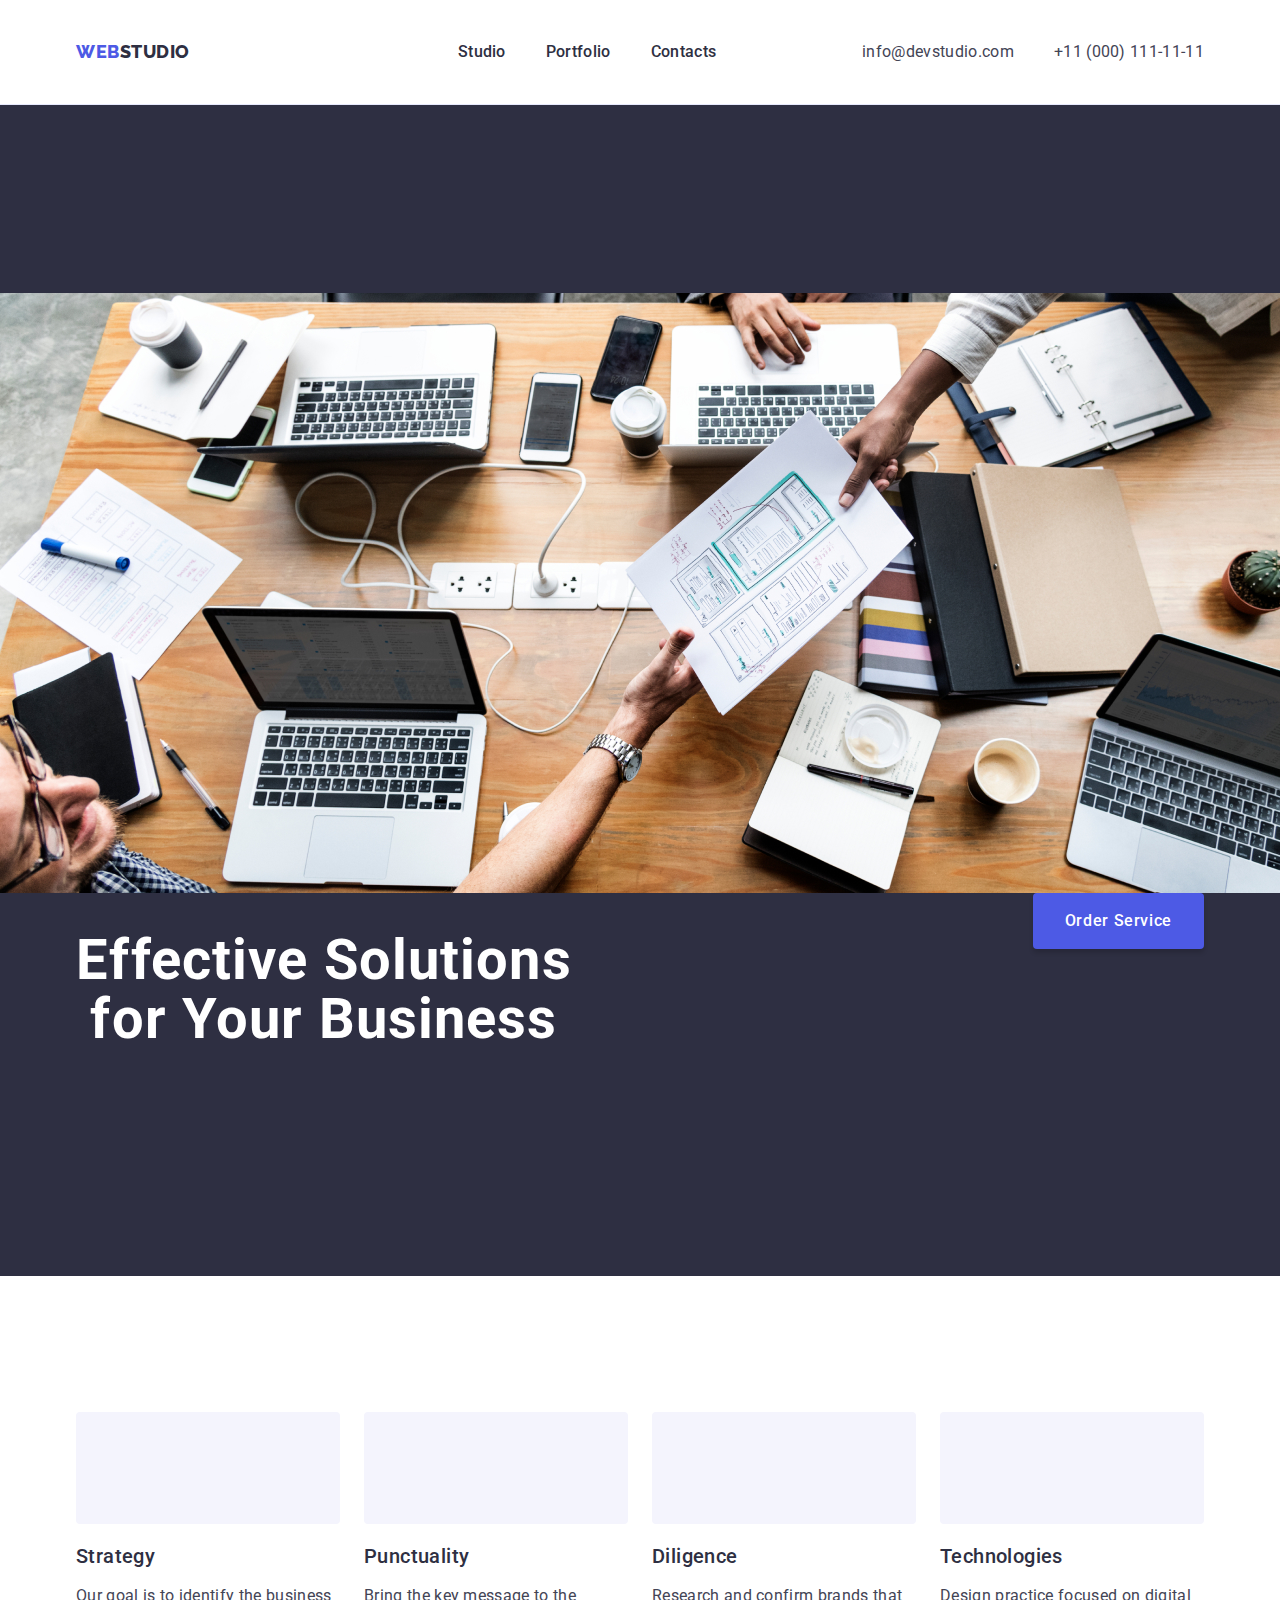
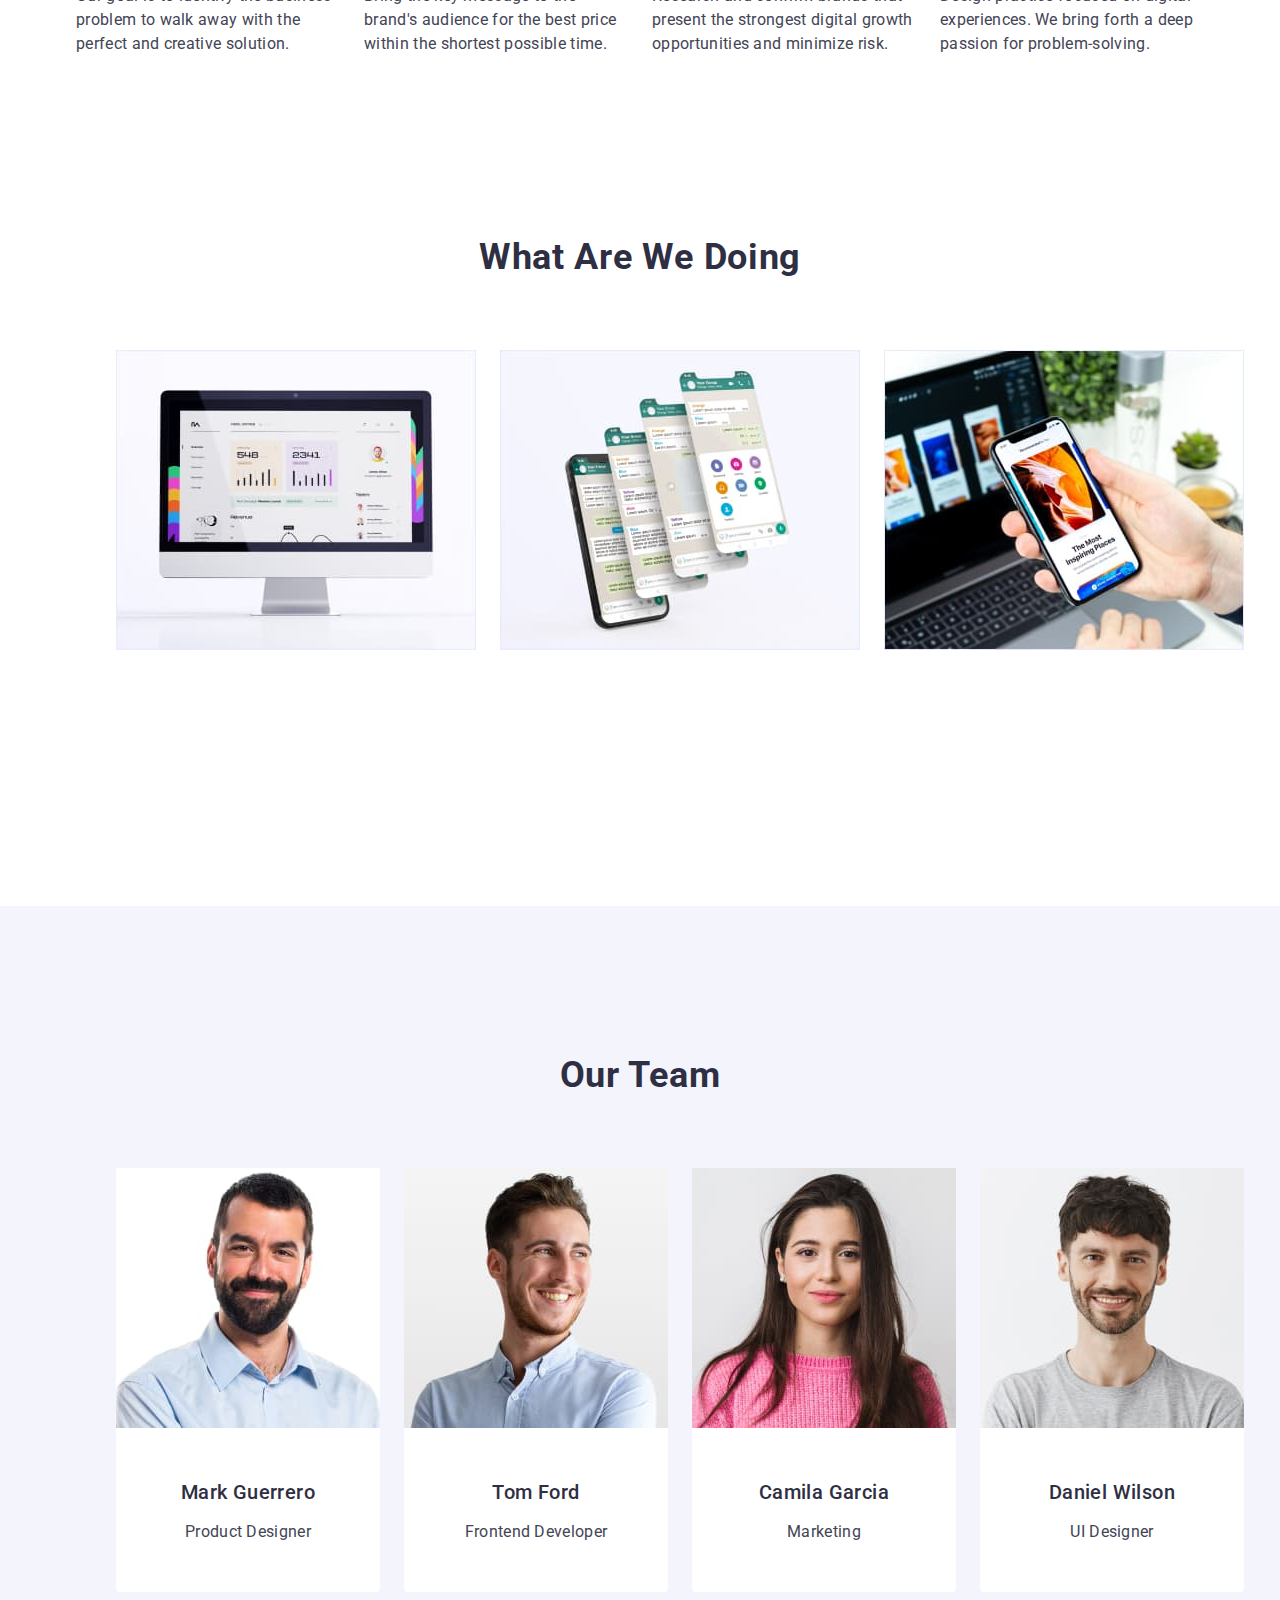
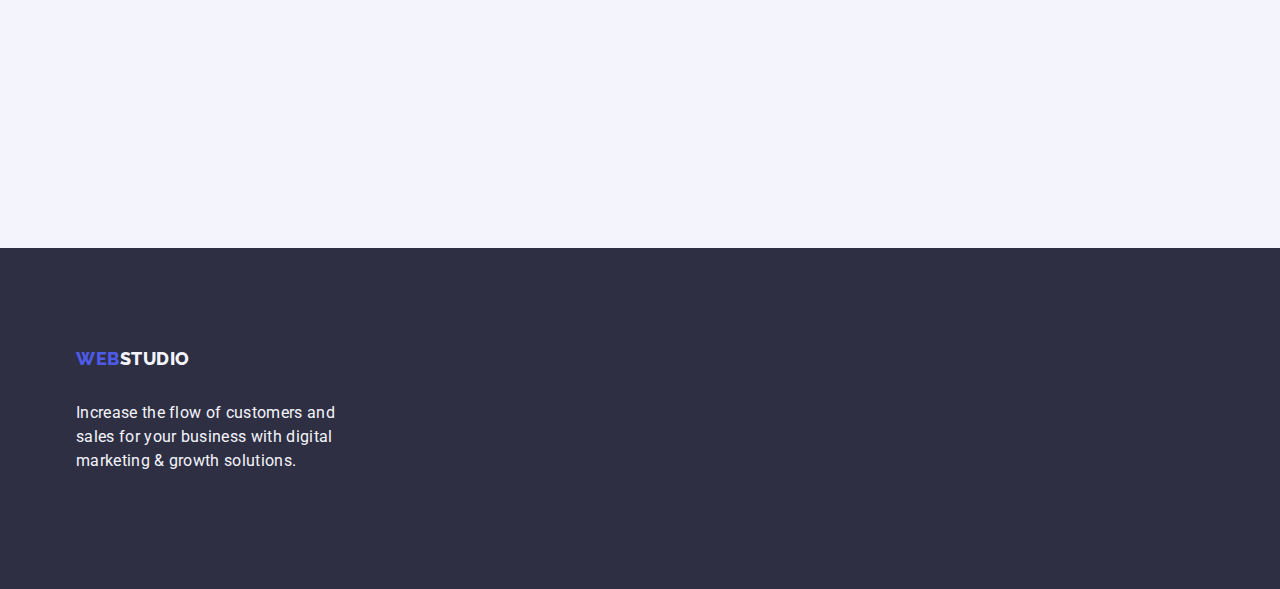
<file: index.html>
<!DOCTYPE html>
<html lang="en">
<head>
    <meta charset="UTF-8">
    <meta name="viewport" content="width=device-width, initial-scale=1.0">
    <title>Homework 2</title>

    <link
    rel="stylesheet"
    href="https://cdnjs.cloudflare.com/ajax/libs/modern-normalize/1.0.0/modern-normalize.min.css"/>

    <link rel="stylesheet" href="./css/styles.css"/>
    <link rel="preconnect" href="https://fonts.googleapis.com">
    <link rel="preconnect" href="https://fonts.gstatic.com" crossorigin>
    <link href="https://fonts.googleapis.com/css2?family=Raleway:wght@800&family=Roboto:wght@400;500;700&display=swap" rel="stylesheet">
</head>

<body>
    <header class="header">
        <div class="displayflex container">
        
            <nav class="navheader">
                <a href="./index.html" class="webstudio link">Web<span class="studiocolor">Studio</span></a>
            
                <!--Menu Area-->             
                <ul class="list navulheader">
                    <li class="navulheader-item"><a class="headerstudio link" href="./index.html">Studio</a></li>
                    <li class="navulheader-item"><a class="headerstudio link" href="./portfolio.html">Portfolio</a></li>
                    <li class="navulheader-item"><a class="headerstudio link" href="">Contacts</a></li>
                </ul> 
            </nav>
                <address class="adstyle">
                <ul class="list navulheader">
                    <li class="navulheader-item"><a class="concolor link" href="mailto:info@devstudio.com">info@devstudio.com</a></li>
                    <li class="navulheader-item"><a class="concolor link" href="tel:+110001111111">+11 (000) 111-11-11</a></li>
                </ul>
                </address>
            
        </div>
    </header>

    <main>
        <!--Section 1-->
        <section class="hero">
            <img src="./images/heroimage.jpg" alt="" max-width="1440px"/>
            <div class="displayflex container">
                <h1 class="hone">Effective Solutions for Your Business</h1>
                <button class="herobutton">Order Service</button>
            </div>
        </section>
        <!--Section 2-->
        <section class="sectionone">
            <div class="container displayflex">
                <h2 class="visually-hidden">Advantages Section</h2>
                <ul class="list sectwo">
                <li class="item">
                    <div class="icon">
                        <svg width="64" height="64">
                        <use href="./images/icon.svg#icon-antenna-1">
                        </use>
                        </svg>
                    </div>
                    <h3 class="headersectwo">Strategy</h3>
                    <p class="parsectwo">Our goal is to identify the business problem to walk away with the perfect and creative solution. 
                    </p>
                </li>
                <li class="item">
                    <div class="icon">
                        
                    </div>
                    <h3 class="headersectwo">Punctuality</h3>
                    <p class="parsectwo">Bring the key message to the brand's audience for the best price within the shortest possible time.
                    </p>
                </li>
                <li class="item">
                    <div class="icon">
                        
                    </div>
                    <h3 class="headersectwo">Diligence</h3>
                    <p class="parsectwo">Research and confirm brands that present the strongest digital growth opportunities and minimize risk.
                    </p>
                </li>
                <li class="item">
                    <div class="icon">
                       
                    </div>
                    <h3 class="headersectwo">Technologies</h3>
                    <p class="parsectwo">Design practice focused on digital experiences. We bring forth a deep passion for problem-solving.
                    </p>
                </li>
            </ul>
            </div>
        </section>
        <!--Section 3-->
        <section class="secthree">
            <div class="container">
            <h2 class="thirdsecheader">What are we doing</h2>
            <ul class="list secthree">
                <li class="secthree-item">
                    <img src="./images/rimg1.jpg" alt="Campaign Summary" width="360"/>
                </li>
                <li class="secthree-item">
                    <img src="./images/rimg2.jpg" alt="Applications" width="360"/>
                </li>
                <li class="secthree-item">
                    <img src="./images/rimg3.jpg" alt="User Interface" width="360"/>
                </li>
            </ul>
            </div>
        </section>
        <!--Section 4-->
        <section class="fourthsection">
            <div class="container">
            <h2 class="thirdsecheader">Our Team</h2>
            <ul class="list secthree"> 
                <li class="fourthlist">
                    <img src="./images/rface1.jpg" alt="pd" width="264"/>
                    <div class="secfourlistdiv">
                    <h3 class="headersectwo secfourlisthead">Mark Guerrero</h3>
                    <p class="parsectwo secfourpar">Product Designer</p>
                    </div>
                </li>
                <li class="fourthlist">
                    <img src="./images/rface2.jpg" alt="fd" width="264"/>
                    <div class="secfourlistdiv">
                    <h3 class="headersectwo secfourlisthead">Tom Ford</h3>
                    <p class="parsectwo secfourpar">Frontend Developer</p>
                    </div>
                </li>
                <li class="fourthlist">
                    <img src="./images/rface3.jpg" alt="m" width="264"/>
                    <div class="secfourlistdiv">
                    <h3 class="headersectwo secfourlisthead">Camila Garcia</h3>
                    <p class="parsectwo secfourpar">Marketing</p>
                    </div>
                </li>
                <li class="fourthlist">
                    <img src="./images/rface4.jpg" alt="ud" width="264"/>
                    <div class="secfourlistdiv">
                    <h3 class="headersectwo secfourlisthead">Daniel Wilson</h3>
                    <p class="parsectwo secfourpar">UI Designer</p>
                    </div>
                </li>
            </ul>
            </div>
        </section>
    </main>
    <footer class="footerbackg">
        <div class="container">
        <a href="./index.html" class="webstudio link-item">Web<span class="studiocolorb">Studio</span></a>
        <p class="pfooter">Increase the flow of customers and sales for your business with digital marketing & growth solutions.
        </p>
        </div>
    </footer>
</body>

</html>
</file>
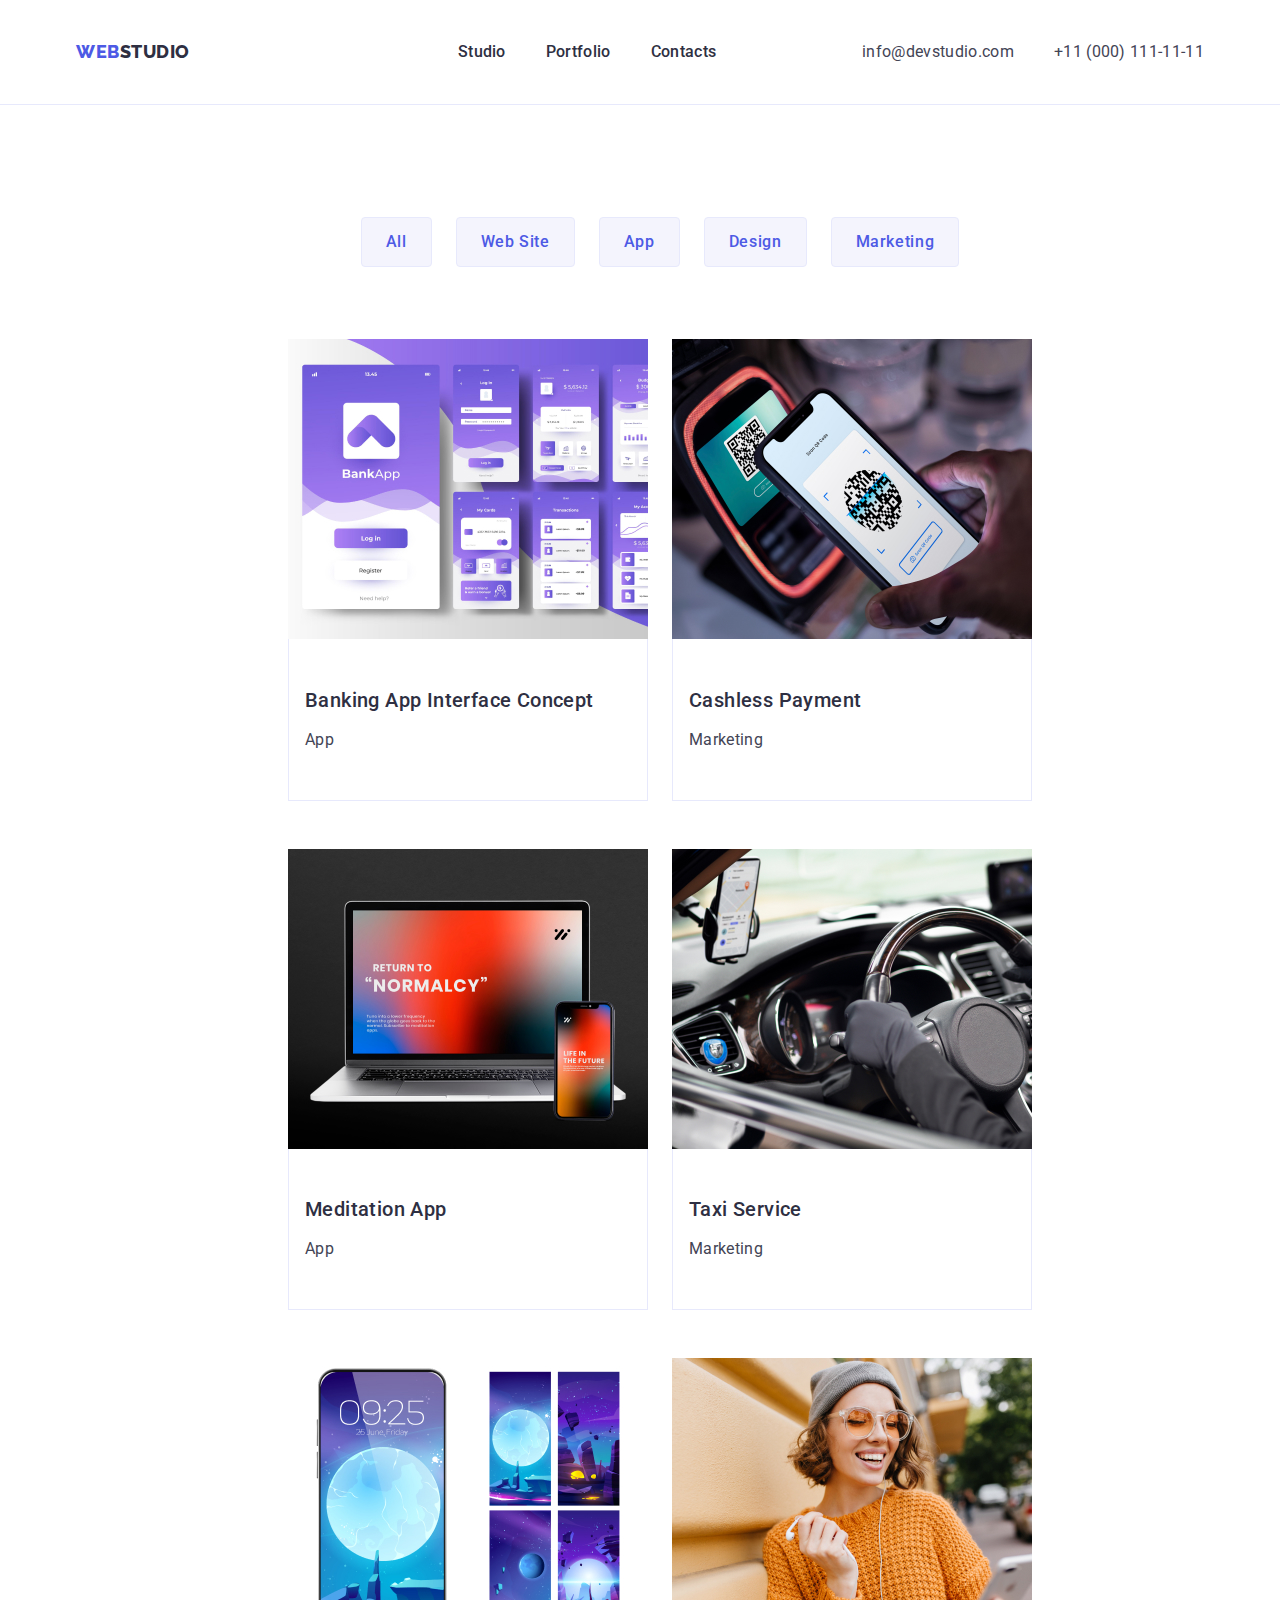
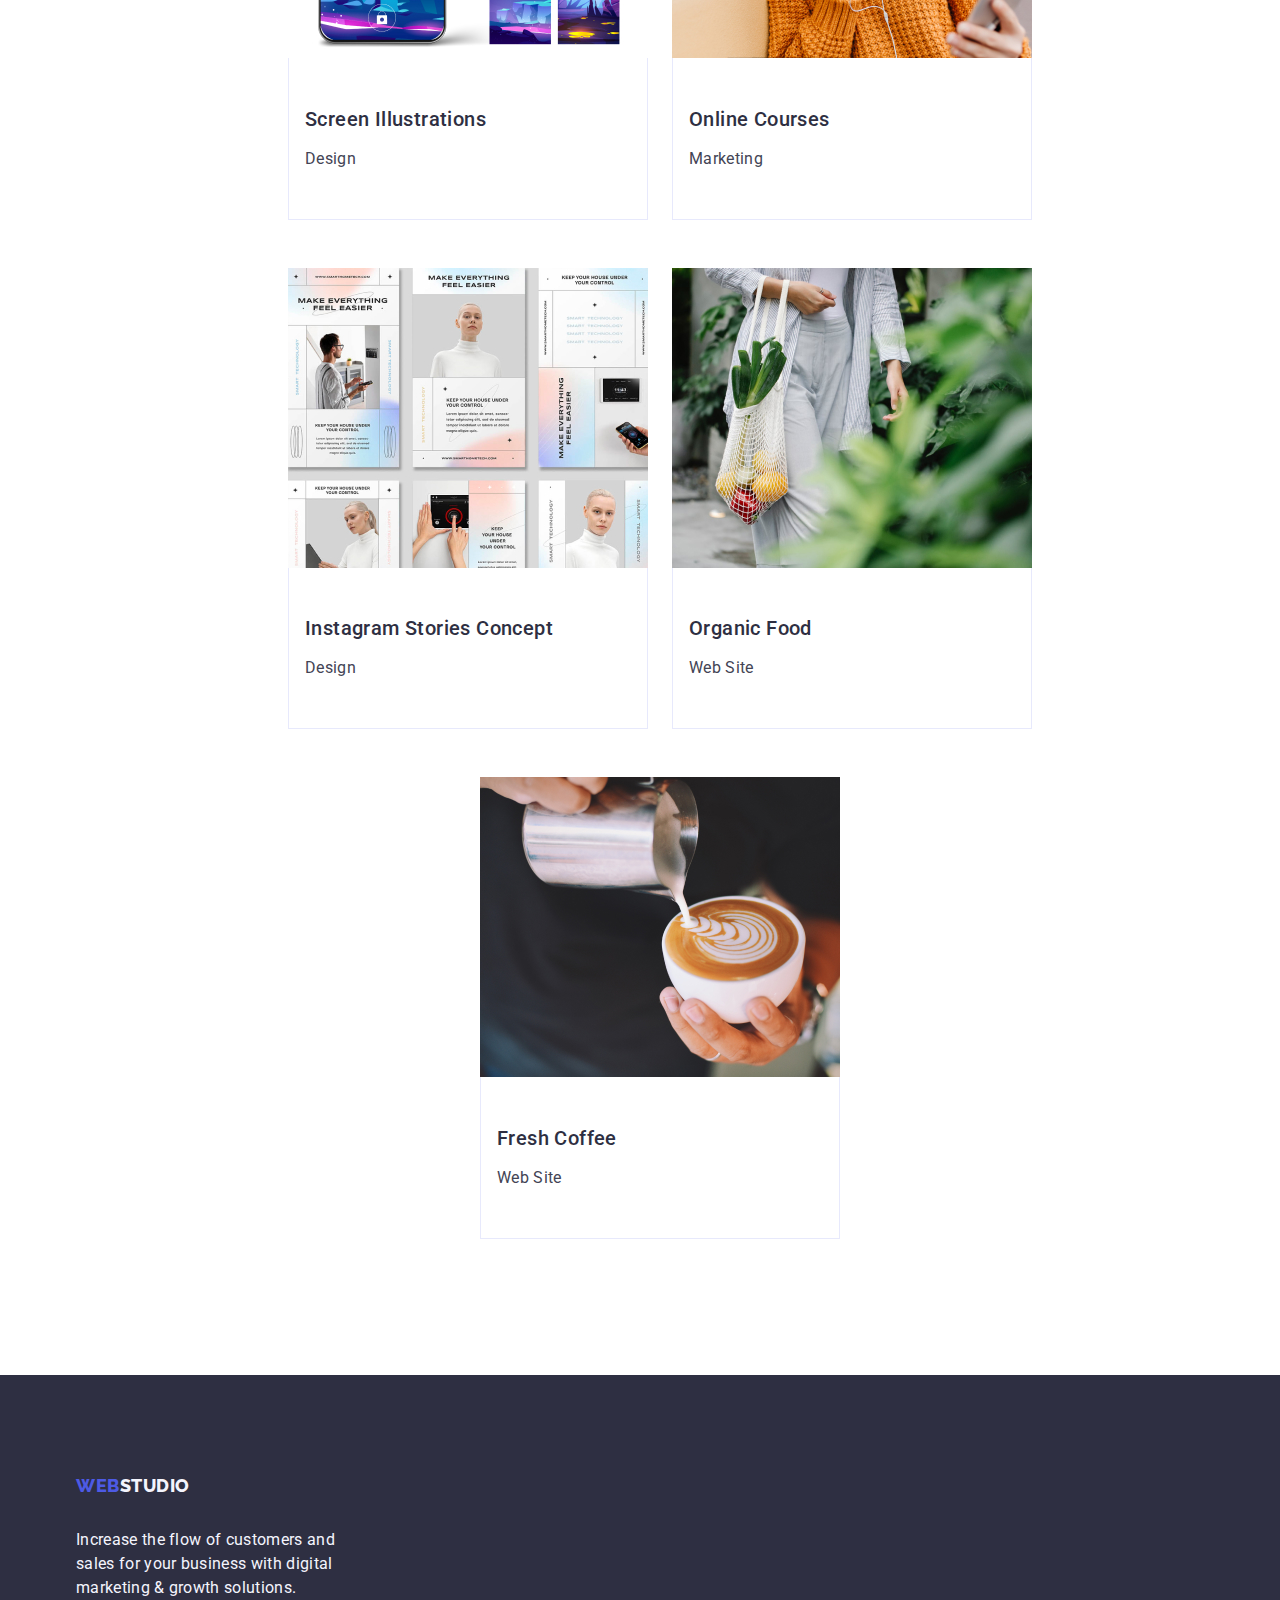
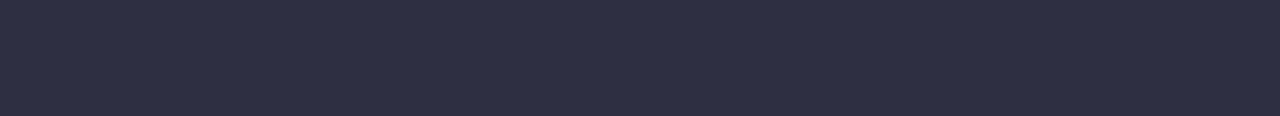
<file: portfolio.html>
<!DOCTYPE html>
<html lang="en">
<head>
    <meta charset="UTF-8">
    <meta name="viewport" content="width=device-width, initial-scale=1.0">
    <title>Homework 2</title>

    <link
    rel="stylesheet"
    href="https://cdnjs.cloudflare.com/ajax/libs/modern-normalize/1.0.0/modern-normalize.min.css"/>
    <link rel="stylesheet" href="./css/styles.css"/>
    <link rel="preconnect" href="https://fonts.googleapis.com">
    <link rel="preconnect" href="https://fonts.gstatic.com" crossorigin>
    <link href="https://fonts.googleapis.com/css2?family=Raleway:wght@800&family=Roboto:wght@400;500;700&display=swap" rel="stylesheet">
 
</head>


<body>
    <header class="header">
        <div class="displayflex container">
        
            <nav class="navheader">
                <a href="./index.html" class="webstudio link">Web<span class="studiocolor">Studio</span></a>
            
                <!--Menu Area-->             
                <ul class="list navulheader">
                    <li class="navulheader-item"><a class="headerstudio link" href="./index.html">Studio</a></li>
                    <li class="navulheader-item"><a class="headerstudio link" href="./portfolio.html">Portfolio</a></li>
                    <li class="navulheader-item"><a class="headerstudio link" href="">Contacts</a></li>
                </ul> 
            </nav>
                <address class="adstyle">
                <ul class="list navulheader">
                    <li class="navulheader-item"><a class="concolor link" href="mailto:info@devstudio.com">info@devstudio.com</a></li>
                    <li class="navulheader-item"><a class="concolor link" href="tel:+110001111111">+11 (000) 111-11-11</a></li>
                </ul>
                </address>
            
        </div>
    </header>
    <main>
        <section class="portsection">
            <div class="container">
            <h1 class="visually-hidden">Portfolio</h1>
            <ul class="list portlistmenu">
                <li><button type="button" class="portbuttona link">All</button></li>
                <li><button type="button" class="portbuttona link">Web Site</button></li>
                <li><button type="button" class="portbuttona link">App</button></li>
                <li><button type="button" class="portbuttona link">Design</button></li>
                <li><button type="button" class="portbuttona link">Marketing</button></li>
            </ul>
            
            <!--Menu 2nd List-->
            <ul class="plisttwo">
                <li class="porttwolist">
                    <a class="link" href="">
                        <img src="./images/port1.jpg" alt="port1" width="360"/>
                        <div class="portdivtwo">
                        <h2 class="portimage">Banking App Interface Concept</h2>
                        <p class="portpar">App</p>
                        </div>
                    </a>
                </li>
                <li class="porttwolist">
                    <a class="link" href="">
                        <img src="./images/port2.jpg" alt="port1" width="360"/>
                        <div class="portdivtwo">
                            <h2 class="portimage">Cashless Payment</h2>
                            <p class="portpar">Marketing</p>
                        </div>
                    </a>
                </li>
                <li class="porttwolist">
                    <a class="link" href="">
                        <img src="./images/port3.jpg" alt="port1" width="360"/>
                        <div class="portdivtwo">
                            <h2 class="portimage">Meditation App</h2>
                            <p class="portpar">App</p>
                        </div>
                    </a>
                </li>
                <li class="porttwolist">
                    <a class="link" href="">
                        <img src="./images/port4.jpg" alt="port1" width="360"/>
                        <div class="portdivtwo">
                            <h2 class="portimage">Taxi Service</h2>
                            <p class="portpar">Marketing</p>
                        </div>
                    </a>
                </li>
                <li class="porttwolist">
                    <a class="link" href="">
                        <img src="./images/port5.jpg" alt="port1" width="360"/>
                        <div class="portdivtwo">
                            <h2 class="portimage">Screen Illustrations</h2>
                            <p class="portpar">Design</p>
                        </div>
                    </a>
                </li>
                <li class="porttwolist">
                    <a class="link" href="">
                        <img src="./images/port6.jpg" alt="port1" width="360"/>
                        <div class="portdivtwo">
                            <h2 class="portimage">Online Courses</h2>
                            <p class="portpar">Marketing</p>
                        </div>
                    </a>
                </li>
                <li class="porttwolist">
                    <a class="link" href="">
                        <img src="./images/port7.jpg" alt="port1" width="360"/>
                        <div class="portdivtwo">
                            <h2 class="portimage">Instagram Stories Concept</h2>
                            <p class="portpar">Design</p>
                        </div>
                    </a>
                </li>
                <li class="porttwolist">
                    <a class="link" href="">
                        <img src="./images/port8.jpg" alt="port1" width="360"/>
                        <div class="portdivtwo">
                            <h2 class="portimage">Organic Food</h2>
                            <p class="portpar">Web Site</p>
                        </div>
                    </a>
                </li>
                <li class="porttwolist">
                    <a class="link" href="">
                        <img src="./images/port9.jpg" alt="port1" width="360"/>
                        <div class="portdivtwo">
                            <h2 class="portimage">Fresh Coffee</h2>
                           <p class="portpar">Web Site</p>
                        </div>
                    </a>
                </li>
            </ul>
            </div>
        </section>
    </main>
    <footer class="footerbackg">
        <div class="container">
        <a href="./index.html" class="webstudio link-item">Web<span class="studiocolorb">Studio</span></a>
        <p class="pfooter">Increase the flow of customers and sales for your business with digital marketing & growth solutions.
        </p>
        </div>
    </footer>

</html>
</file>
<file: css/styles.css>
:root {
    --web: #4d5ae5;
    --studio: #2e2f42;
    --studiolist: #6569c0;
    --add: #434455;
    --bodybc: #FFFFFF;
    --cloud: #f4f4fd
}

a {
    text-decoration: none;
}

body {
    font-family: Roboto, sans-serif;
    color: #434455;
    background-color: var(--bodybc);
}

img {
    display: block;
}

/*HEADER*/
/*Logo*/
.header {
    border-bottom: 1px solid #e7e9fc;
    padding: 24px 0;
    box-shadow: 0px 2px 1px rgba (46, 47, 66, 0.08), 0px 1px 1px rgba(46, 47, 66, 0.16), 0px 1px 6px rgba (46, 47, 66, 0.08);
}

.displayflex {
    display: flex;
    justify-content: space-between;
}

.container {
    width: 1158px;
    margin: 0 auto;
    padding: 0 15px 0 15px;
}

.navheader {    
    display: inline-flex;
    align-items: center;
    gap: 76px
}

.webstudio {
    font-family: "Raleway", sans-serif;
    font-weight:800;
    text-transform: uppercase;
    font-size: 18px;
    line-height: 1.17;
    letter-spacing: 0.03em;
    color: var(--web);
    margin-right: 76px;
}

.link {
    text-decoration: none;
}

.studiocolor {
    color: #2e2f42;
    margin-right: 76px;
}

.list {
    list-style-type:none;
    display: flex;
}

.navulheader {
    display: inline-flex;
    list-style: none;
    gap: 40px;
}

.headerstudio {
    font-weight: 500;
    font-size: 16px;
    line-height: 1.5;
    letter-spacing: 0.02em;
    color: #2e2f42;
    padding: 24px 0 24px;
}

.headerstudio:hover {
        color: #404bbf;
}

.headerstudio:focus {
        color: #404bbf;
}

/*Address*/
.adstyle {
    font-style: normal;
    font-size: 16px;
    line-height: 1.5;
    letter-spacing: 0.02em;
    display: flex;
}



.concolor {color:#434455;}
.concolor:hover {color:#404bbf}
.concolor:focus {color:#404bbf}

/*Sections*/
/*1st Section*/

/*Hero*/
.hero {
    background-color: var(--studio);
    flex-shrink: 0;
    padding-top:188px;
    padding-bottom: 188px;
    background-repeat: no-repeat;
    background-position: center;
    background-size: cover;
    background-image: linear-gradient(rgba(46, 47, 66, 0. 7), rgba(46, 47, 66, 0.7));
    max-width: 1440px;
    justify-content: center;
    align-items: center;
}

.hone {
    font-size: 56px;
    line-height: 1.07;
    text-align: center;
    letter-spacing: 0.02em;
    color: #ffffff;
    max-width: 496px;
}
.herobutton {
    font-family: "Roboto", sans-serif;
    font-weight: 500;
    font-size: 16px;
    line-height: 1.5;
    letter-spacing: 0.04em;
    color: #ffffff;
    background-color: #4D5AE5;
    cursor: pointer;
    padding: 16px 32px;
    align-items: center;
    border-radius: 4px;
    box-shadow: 0px 4px 4px 0px rgba(0, 0, 0, 0.15);
    display: block;
    min-width: 169px;
    height: 56px;
    border: none;
}

.herobutton:hover {background-color:#404bbf;}
.herobutton:focus {background-color:#404bbf;} 

/*Section 2*/
.sectionone {
    padding: 120px 0 120px;
}

.visually-hidden {
    position: absolute;
    width: 1px;
    height: 1px;
    margin: -1px;
    border: 0;
    padding: 0;
    white-space: nowrap;
    clip-path: inset(100%);
    clip: rect(0 0 0 0);
    overflow: hidden;
  }

.sectwo {
    display: flex;
    gap: 24px;
    list-style: none;
    padding: 0;
}


.item {
    flex-basis: calc((100% - 72px) / 4)
}

/*ICON*/
.icon {
    display: flex;
    align-items: center;
    justify-content: center;
    height: 112px;
    background-color: var(--cloud);
    border-radius: 4px;
    margin-bottom: 8px;

  }

.headersectwo {
    font-weight: 500;
    font-size: 20px;
    line-height: 1.2;
    letter-spacing: 0.02em;
    color: var(--studio);
    margin-bottom: 8px;
}

.parsectwo {
    font-size: 16px;
    line-height: 1.5;
    letter-spacing: 0.02em;
    color: var(--add);

}


/*Section 3*/
.thirdsecheader {
    font-size: 36px;
    line-height: 1.11;
    text-align: center;
    letter-spacing: 0.02em;
    text-transform: capitalize;
    color: var(--studio);
    margin-bottom: 72px;
}

.secthree {
    display: flex;
    padding-bottom: 120px;
}

.secthree-item {
    flex-basis: calc((100% - 3 * 16px) / 3)
}

.secthree-item:not(:last-child) {
    margin-right: 24px;
}


/*Section 4*/

.fourthsection {
    background-color: #F4F4FD;
    padding: 120px 0 120px;
}

.fourthlist {
    background-color: #FFFFFF;
    border-radius: 0px 0px 4px 4px;
}

.fourthlist:not(:last-child) {
    margin-right: 24px;
}

.secfourlistdiv {
    padding: 32px 0;
}

.secfourlisthead {
    text-align: center;
    margin-bottom: 8px;
}

.secfourpar {
    text-align: center;
}



/*Footer*/
.footerbackg {
    background-color: #2e2f42;
    padding: 100px 0 100px;
}

.pfooter {
    line-height: 1.5;
    color: #F4F4FD;
    letter-spacing: 0.02em;
    max-width: 264px;
}

.studiocolorb {
    color: #F4F4FD;
}

.link-item {
    display: inline-block;
    margin-bottom: 16px;
}

/*Portfolio*/

/*Row 1*/

.portlistmenu {
    justify-content: center;
    gap: 24px;
    margin-bottom: 72px;
}

.portbuttona {
    font-family: "Roboto", sans-serif;
    font-weight: 500;
    font-size: 16px;
    line-height: 1.5;
    letter-spacing: 0.04em;
    color: #4d5ae5;
    background-color: #F4F4FD;
    cursor: pointer;
    padding: 12px 24px 12px;
    border: 1px solid #e7e9fc;
    border-radius: 4px;
}

.portbuttona:hover {
    color:#FFFFFF;
    background-color: #404bbf;
    border: 1px solid transparent;
}

.portbuttona:focus {
    color:#FFFFFF;
    border: 1px solid transparent;
    background-color: #404bbf;
}

/*Portfolio Header Block Elements*/
.portheader {
    border-bottom: 1px solid #e7e9fc;
}

.portcontainer {
   display: flex;
}

.portnav {
    align-items: center;
}

.portlogo {
    margin-right: 76px;
}

.portitem {
    margin-right: 40px;
}

.portitem:last-child {
    margin-right: 0;
}

.portadlist {
    margin-right: 40px;
}

.portadlist:last-child {
    margin-right: 0;
}


/*Row 2*/
.portimage {
    font-weight: 500;
    font-size: 20px;
    line-height: 1.2;
    letter-spacing: 0.02em;
    color: #2e2f42;
    margin-bottom: 8px;
}

.portpar {
    font-size: 16px;
    line-height: 1.5;
    letter-spacing: 0.02em;
    color: #434455;
}

.portfooter {
    background-color: #2e2f42;
}

.portstudio {
    color: #f4f4fd;
}


/*Row 1 Block Elements*/

.portsection {
    padding: 96px 0 120px 0
}

.portfolioheader {
    display: none;
}

/*Row 2 Block Elements*/

.plisttwo {
    display: flex;
    list-style-type: none;
    flex-wrap: wrap;
    justify-content: center;
    gap: 24px;
    row-gap: 48px;
}

.porttwolist {
    flexbasis: calc((100% - 48px) / 3);
    
}

.portlistpic-item:nth-child(3n+3) {
    margin-right: 0;
}

.portlistpic-item:nth-last-child(-n+3) {
    margin-bottom: 0;
}

.portdivtwo {
    padding: 32px 16px;
    border: 1px solid #e7e9fc;
    border-top: none;
}
</file>
